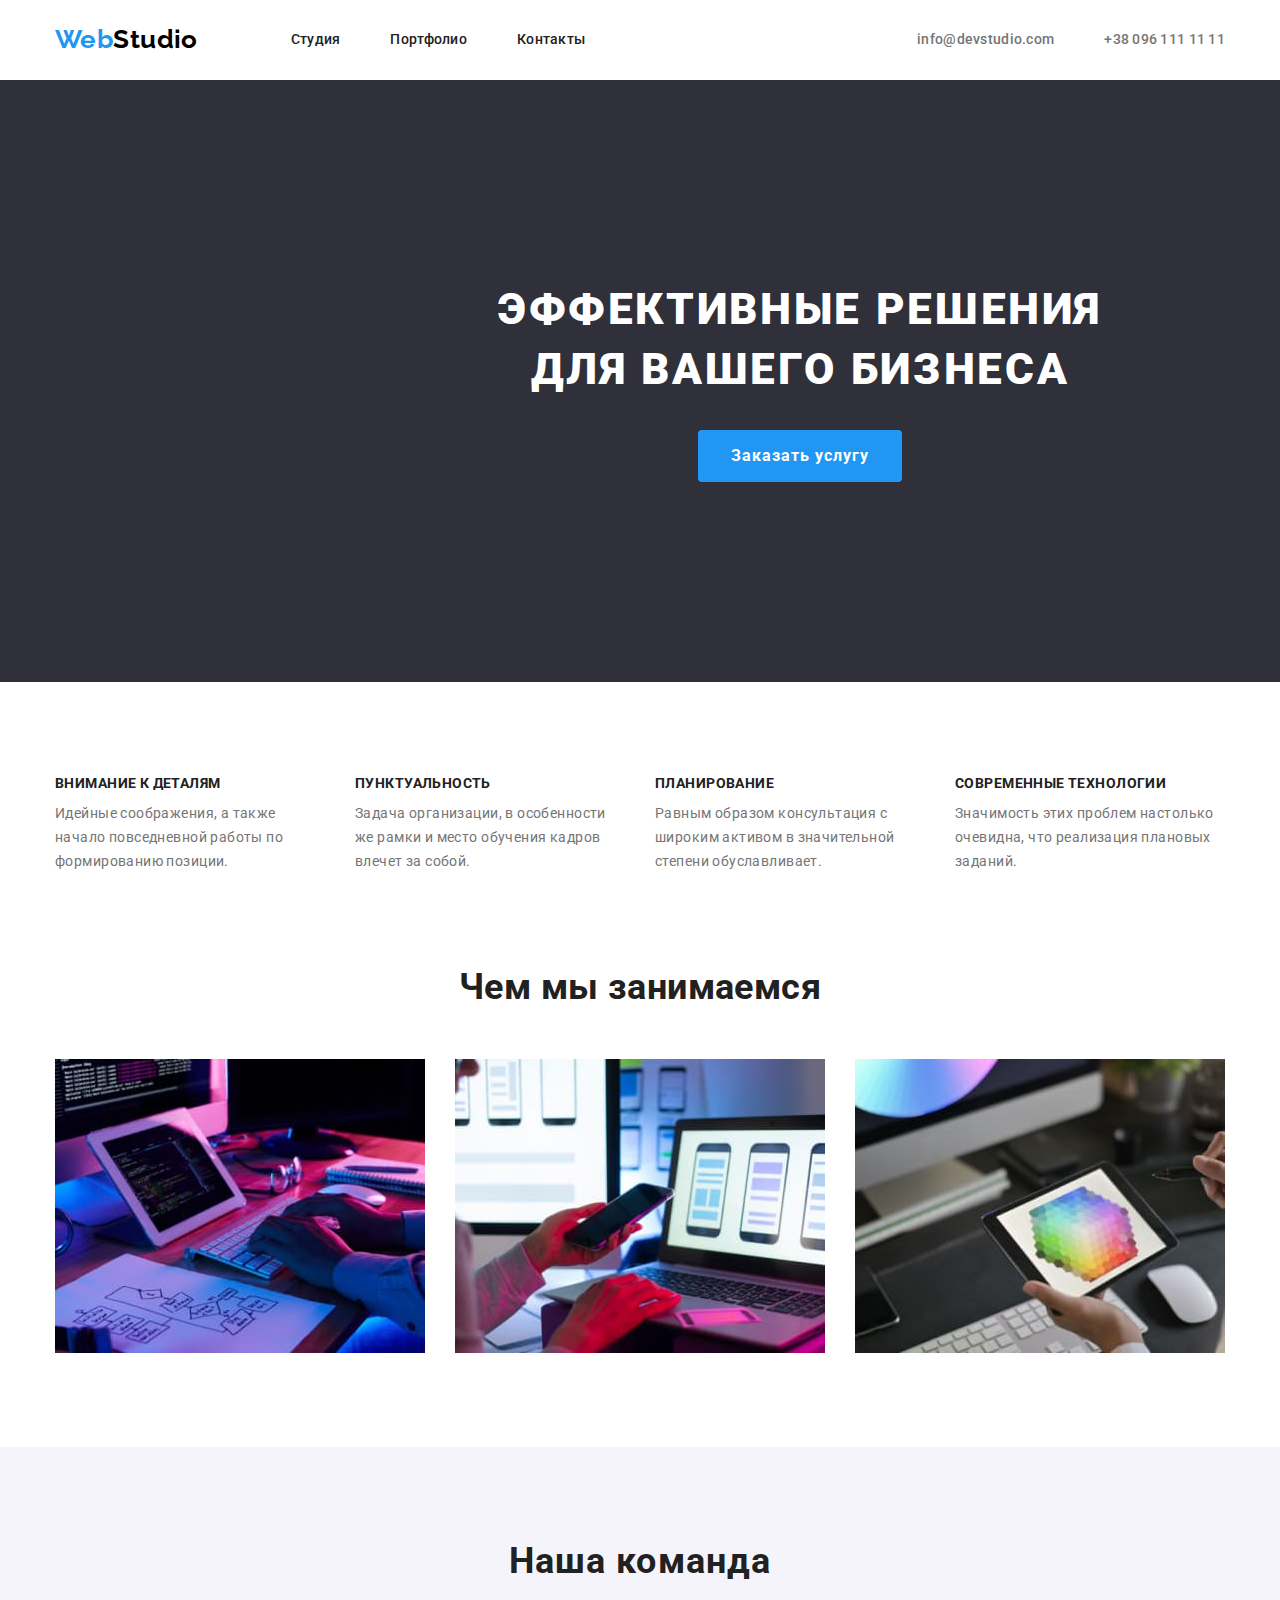
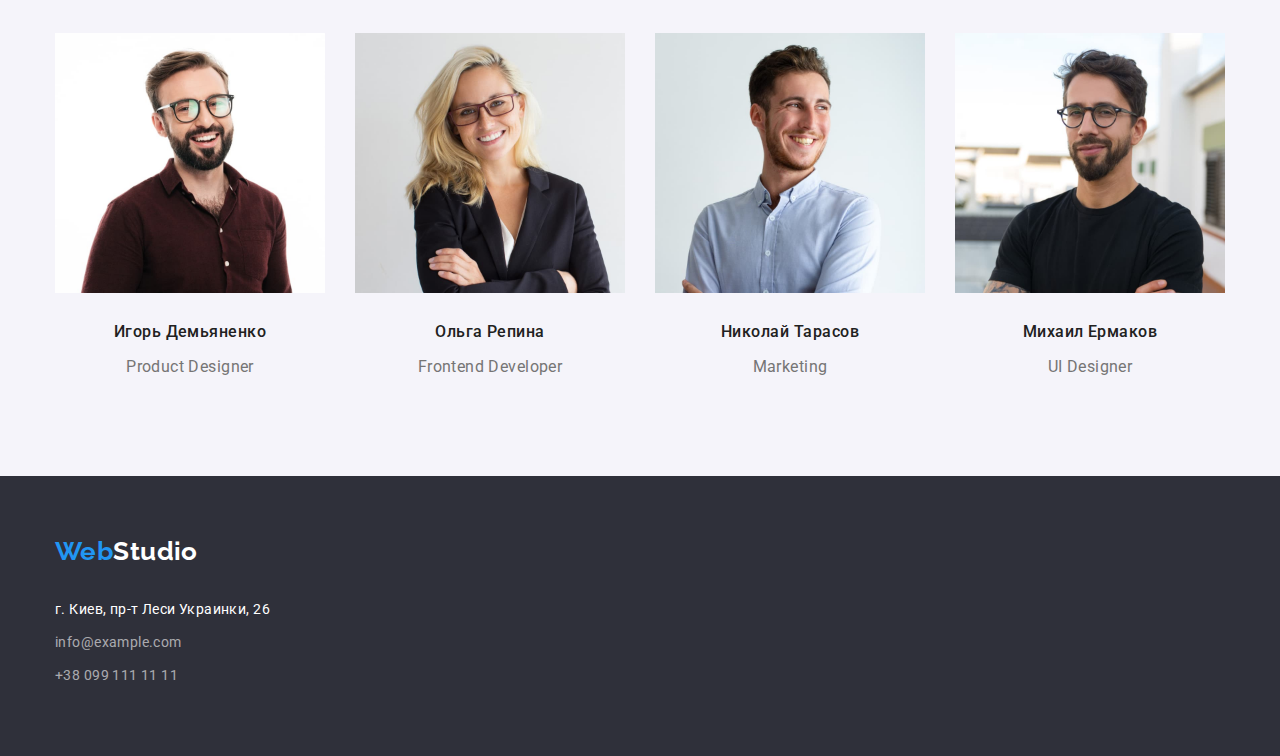
<file: index.html>
<!DOCTYPE html>
<html lang="ru">
  <head>
    <meta charset="UTF-8" />
    <meta http-equiv="X-UA-Compatible" content="IE=edge" />
    <meta name="viewport" content="width=device-width, initial-scale=1.0" />
    <title>Web Studio</title>
    <link rel="preconnect" href="https://fonts.googleapis.com" />
    <link rel="preconnect" href="https://fonts.gstatic.com" crossorigin />
    <link
      href="https://fonts.googleapis.com/css2?family=Raleway:wght@700&family=Roboto:wght@400;500;700;900&display=swap"
      rel="stylesheet"
    />
    <link
      rel="stylesheet"
      href="https://cdnjs.cloudflare.com/ajax/libs/modern-normalize/1.1.0/modern-normalize.min.css"
    />
    <link rel="stylesheet" href="./css/style.css" />
  </head>
  <body>
    <header class="header container">
      <nav class="nav-link">
        <a href="index.html" class="logo">
          <span class="logo-word">Web</span>Studio</a
        >

        <ul class="list">
          <li class="item"><a href="index.html" class="link">Студия</a></li>
          <li class="item">
            <a href="portfolio.html" class="link">Портфолио</a>
          </li>
          <li class="item"><a href="" class="link">Контакты</a></li>
        </ul>
      </nav>

      <ul class="contact">
        <li>
          <a href="mailto:info@devstudio.com" class="link"
            >info@devstudio.com</a
          >
        </li>
        <li><a href="tel:+380961111111" class="link">+38 096 111 11 11</a></li>
      </ul>
    </header>
    <main>
      <section class="hero">
        <h1 class="hero-title">
          Эффективные решения <br />
          для вашего бизнеса
        </h1>
        <button type="button" class="button">Заказать услугу</button>
      </section>

      <section class="peculiarties">
        <div class="container">
          <h2 class="title-peculiarties">Особенности</h2>
          <ul class="peculiarties-list">
            <li class="item">
              <h3 class="title">Внимание к деталям</h3>
              <p class="text">
                Идейные соображения, а также начало повседневной работы по
                формированию позиции.
              </p>
            </li>

            <li class="item">
              <h3 class="title">Пунктуальность</h3>
              <p class="text">
                Задача организации, в особенности же рамки и место обучения
                кадров влечет за собой.
              </p>
            </li>

            <li class="item">
              <h3 class="title">Планирование</h3>
              <p class="text">
                Равным образом консультация с широким активом в значительной
                степени обуславливает.
              </p>
            </li>

            <li class="item">
              <h3 class="title">Современные технологии</h3>
              <p class="text">
                Значимость этих проблем настолько очевидна, что реализация
                плановых заданий.
              </p>
            </li>
          </ul>
        </div>
      </section>
      <section class="work-examples">
        <div class="container">
          <h2 class="work-title">Чем мы занимаемся</h2>
          <ul class="work">
            <li class="item">
              <img
                class="work-img"
                src="./imige/img.jpg"
                width="370"
                alt="руки на клавиатуре и планшет"
              />
            </li>
            <li class="item">
              <img
                class="work-img"
                src="./imige/img(1).jpg"
                alt="женская зука на клавиатуре"
              />
            </li>
            <li class="item">
              <img
                class="work-img"
                src="./imige/palitra.jpg"
                alt="в женской руке планшет с палитрой на экране"
              />
            </li>
          </ul>
        </div>
      </section>

      <section class="comand">
        <div class="container">
          <h2 class="comand-title">Наша команда</h2>
          <ul class="comand-list">
            <li class="item">
              <img
                class="comand-img"
                src="./imige/people(1).jpg"
                width="270"
                alt="сотрудник Product Designer"
              />
              <div>
                <h3 class="title">Игорь Демьяненко</h3>
                <p class="text">Product Designer</p>
              </div>
            </li>

            <li class="item">
              <img
                class="comand-img"
                src="./imige/people(2).jpg"
                width="270"
                alt="сотрудник Frontend Developer"
              />
              <div>
                <h3 class="title">Ольга Репина</h3>
                <p class="text">Frontend Developer</p>
              </div>
            </li>

            <li class="item">
              <img
                class="comand-img"
                src="./imige/people(3).jpg"
                width="270"
                alt="сотрудник Marketing"
              />
              <div>
                <h3 class="title">Николай Тарасов</h3>
                <p class="text">Marketing</p>
              </div>
            </li>
            <li class="item">
              <img
                class="comand-img"
                src="./imige/people(4).jpg"
                width="270"
                alt="сотрудник UI Designer"
              />
              <div>
                <h3 class="title">Михаил Ермаков</h3>
                <p class="text">UI Designer</p>
              </div>
            </li>
          </ul>
        </div>
      </section>
    </main>
    <footer class="footer">
      <div class="container">
        <div class="logo-footer">
          <a href="index.html" class="logo">
            <span class="logo-word">Web</span>Studio</a
          >
        </div>
        <address>
          <ul class="address-list">
            <li class="item">
              <a
                href="https://www.google.com/maps/place/%D0%B1%D1%83%D0%BB.+%D0%9B%D0%B5%D1%81%D0%B8+%D0%A3%D0%BA%D1%80%D0%B0%D0%B8%D0%BD%D0%BA%D0%B8,+26,+%D0%9A%D0%B8%D0%B5%D0%B2,+02000/@50.4262118,30.5360923,17.5z/data=!4m5!3m4!1s0x40d4cf0e033ecbe9:0x57a4dffefec77da0!8m2!3d50.4265807!4d30.5383858"
                target="_blanc"
                class="link"
                ><span class="address">
                  г. Киев, пр-т Леси Украинки, 26</span
                ></a
              >
            </li>
            <li class="item">
              <a href="mailto:info@example.com" class="link"
                >info@example.com</a
              >
            </li>
            <li class="item">
              <a href="tel:+380991111111" class="link">+38 099 111 11 11</a>
            </li>
          </ul>
        </address>
      </div>
    </footer>
  </body>
</html>
</file>
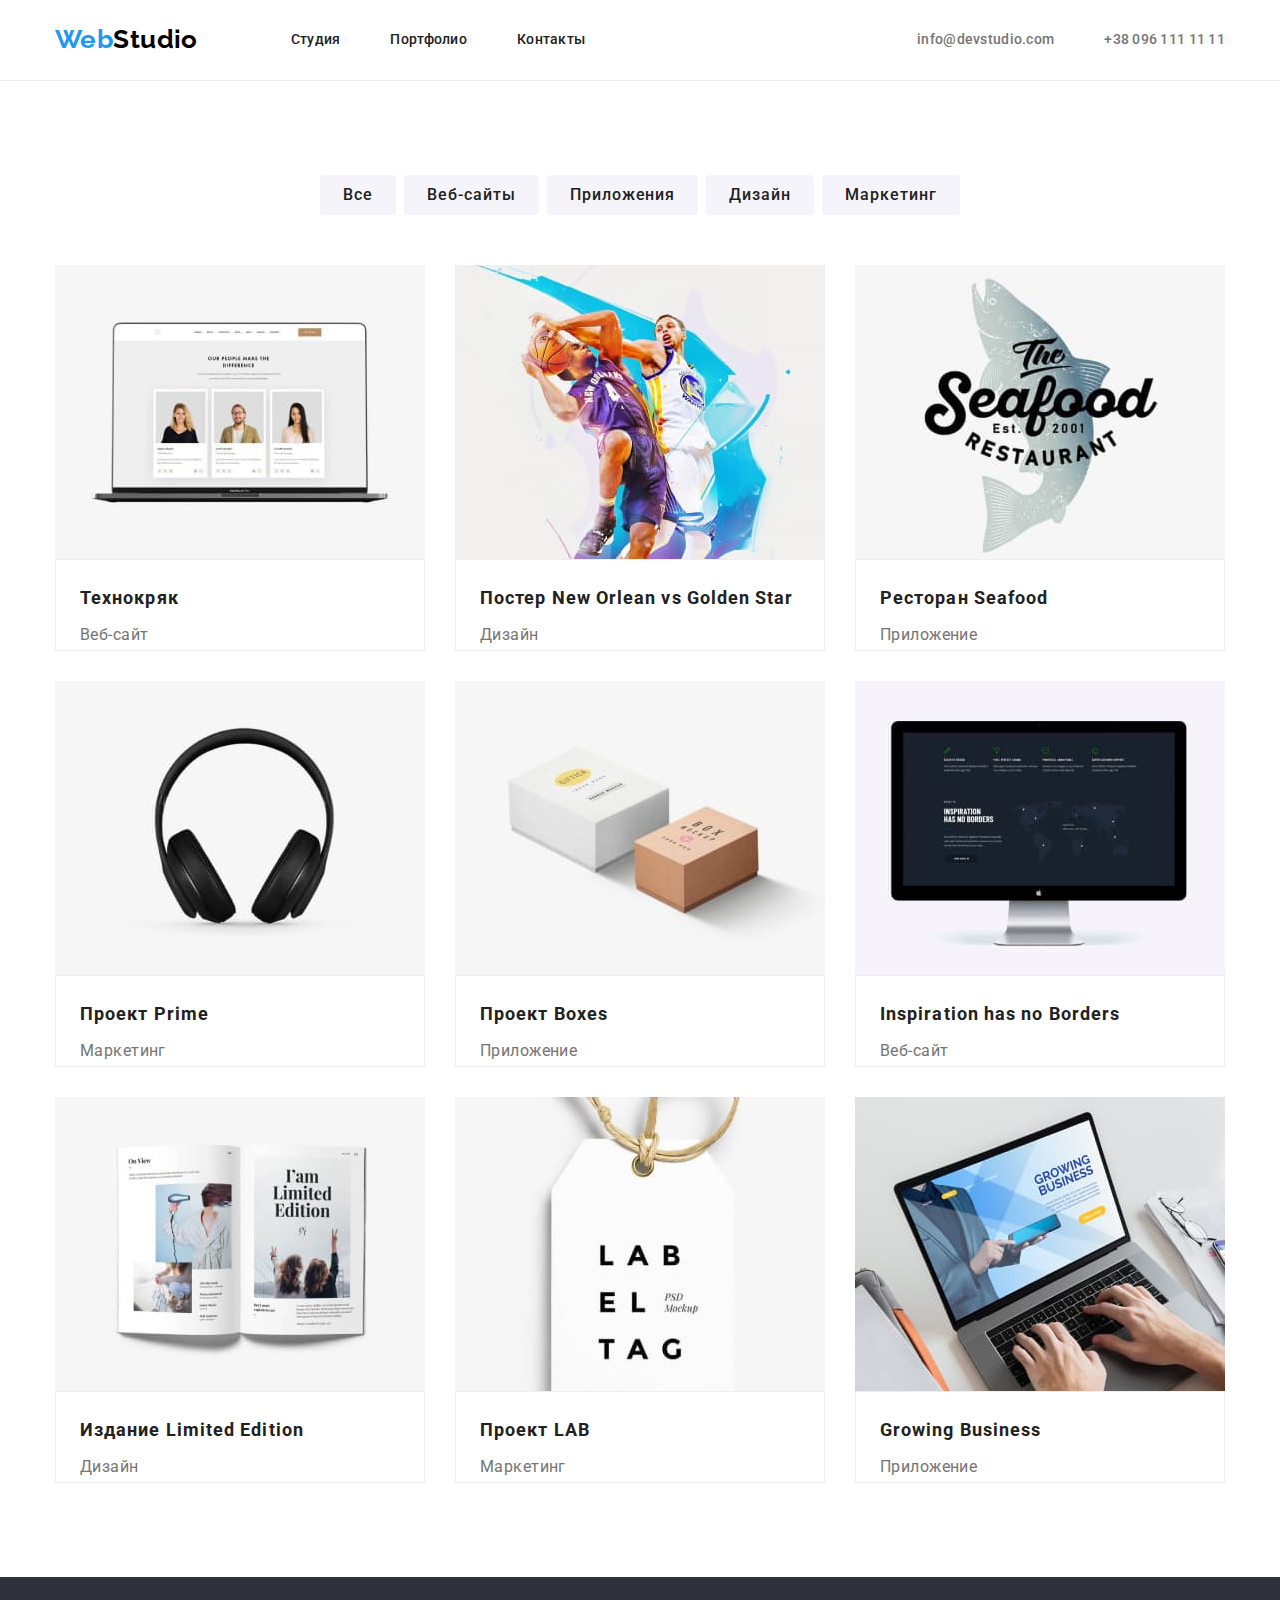
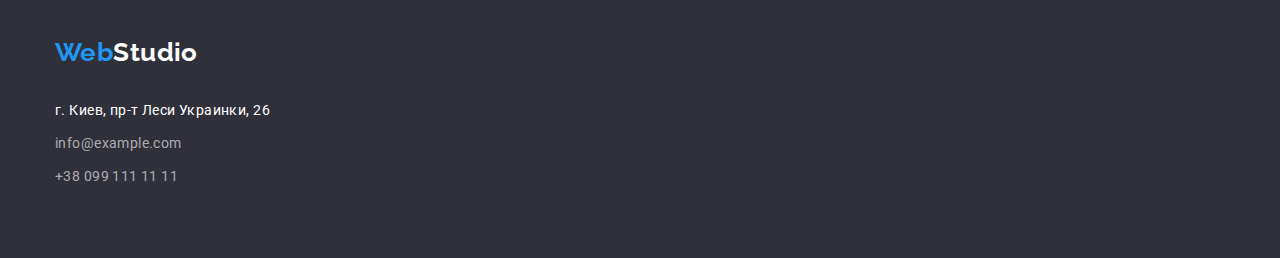
<file: portfolio.html>
<!DOCTYPE html>
<html lang="ru">
  <head>
    <meta charset="UTF-8" />
    <meta http-equiv="X-UA-Compatible" content="IE=edge" />
    <meta name="viewport" content="width=device-width, initial-scale=1.0" />
    <title>portfolio</title>
    <link rel="preconnect" href="https://fonts.googleapis.com" />
    <link rel="preconnect" href="https://fonts.gstatic.com" crossorigin />
    <link
      href="https://fonts.googleapis.com/css2?family=Raleway:wght@700&family=Roboto:wght@400;500;700;900&display=swap"
      rel="stylesheet"
    />
    <link
      rel="stylesheet"
      href="https://cdnjs.cloudflare.com/ajax/libs/modern-normalize/1.1.0/modern-normalize.min.css"
    />
    <link rel="stylesheet" href="./css/style.css" />
  </head>

  <body>
    <header class="header-portpholio">
      <div class="container header">
        <nav class="nav-link">
          <a href="index.html" class="logo">
            <span class="logo-word">Web</span>Studio</a
          >
  
          <ul class="list">
            <li class="item"><a href="index.html" class="link">Студия</a></li>
            <li class="item">
              <a href="portfolio.html" class="link">Портфолио</a>
            </li>
            <li class="item"><a href="" class="link">Контакты</a></li>
          </ul>
        </nav>
  
        <ul class="contact">
          <li>
            <a href="mailto:info@devstudio.com" class="link"
              >info@devstudio.com</a
            >
          </li>
          <li><a href="tel:+380961111111" class="link">+38 096 111 11 11</a></li>
        </ul>
      </div>
    </header>
    <main>
      <section class="portpholio">
        <div class="container">
          <h1 class="portpholio-title">Наши проекты</h1>
          <ul class="project">
            <li class="item">
              <button type="button" class="button">Все</button>
            </li>
            <li class="item">
              <button type="button" class="button">Веб-сайты</button>
            </li>
            <li class="item">
              <button type="button" class="button">Приложения</button>
            </li>
            <li class="item">
              <button type="button" class="button">Дизайн</button>
            </li>
            <li class="item">
              <button type="button" class="button">Маркетинг</button>
            </li>
          </ul>
        </div>
        <div class="container">
          <ul class="portpholio-list">
            <li class="item">
              <img
                class="portpholio-img"
                src="./imige/potfolioimg(1).jpg"
                width="370"
                alt="профили трёх сотрудников комрании на мониторе"
              />
              <div class="img-bottom">
                <h2 class="title-item">Технокряк</h2>
                <p class="text">Веб-сайт</p>
              </div>
            </li>
            <li class="item">
              <img
                class="portpholio-img"
                src="./imige/potfolioimg(2).jpg"
                width="370"
                alt="два баскетболиста с мячом"
              />
              <div class="img-bottom">
                <h2 class="title-item">Постер New Orlean vs Golden Star</h2>
                <p class="text">Дизайн</p>
              </div>
            </li>
            <li class="item">
              <img
                class="portpholio-img"
                src="./imige/potfolioimg(3).jpg"
                width="370"
                alt="рыба с надписью на ней The Seafod Restaraunt"
              />

              <div class="img-bottom">
                <h2 class="title-item">Ресторан Seafood</h2>
                <p class="text">Приложение</p>
              </div>
            </li>
            <li class="item">
              <img
                class="portpholio-img"
                src="./imige/potfolioimg(4).jpg"
                width="370"
                alt="наушники"
              />
              <div class="img-bottom">
                <h2 class="title-item">Проект Prime</h2>
                <p class="text">Маркетинг</p>
              </div>
            </li>
            <li class="item">
              <img
                class="portpholio-img"
                src="./imige/potfolioimg(5).jpg"
                width="370"
                alt="две картонные коробки"
              />
              <div class="img-bottom">
                <h2 class="title-item">Проект Boxes</h2>
                <p class="text">Приложение</p>
              </div>
            </li>
            <li class="item">
              <img
                class="portpholio-img"
                src="./imige/potfolioimg(6).jpg"
                width="370"
                alt="страница сайта Inspiration has no Borders"
              />
              <div class="img-bottom">
                <h2 class="title-item">Inspiration has no Borders</h2>
                <p class="text">Веб-сайт</p>
              </div>
            </li>
            <li class="item">
              <img
                class="portpholio-img"
                src="./imige/potfolioimg(7).jpg"
                width="370"
                alt="раскрытая книга"
              />
              <div class="img-bottom">
                <h2 class="title-item">Издание Limited Edition</h2>
                <p class="text">Дизайн</p>
              </div>
            </li>
            <li class="item">
              <img
                class="portpholio-img"
                src="./imige/potfolioimg(8).jpg"
                width="370"
                alt="бейдж с надписью LAB EL TEB"
              />
              <div class="img-bottom">
                <h2 class="title-item">Проект LAB</h2>
                <p class="text">Маркетинг</p>
              </div>
            </li>
            <li class="item">
              <img
                class="portpholio-img"
                src="./imige/potfolioimg(9).jpg"
                width="370"
                alt="открытое на net book Приложение Growing Business"
              />
              <div class="img-bottom">
                <h2 class="title-item">Growing Business</h2>
                <p class="text">Приложение</p>
              </div>
            </li>
          </ul>
        </div>
      </section>
    </main>
    <footer class="footer">
      <div class="container">
        <div class="logo-footer">
          <a href="index.html" class="logo">
            <span class="logo-word">Web</span>Studio</a
          >
        </div>
        <address>
          <ul class="address-list">
            <li class="item">
              <a
                href="https://www.google.com/maps/place/%D0%B1%D1%83%D0%BB.+%D0%9B%D0%B5%D1%81%D0%B8+%D0%A3%D0%BA%D1%80%D0%B0%D0%B8%D0%BD%D0%BA%D0%B8,+26,+%D0%9A%D0%B8%D0%B5%D0%B2,+02000/@50.4262118,30.5360923,17.5z/data=!4m5!3m4!1s0x40d4cf0e033ecbe9:0x57a4dffefec77da0!8m2!3d50.4265807!4d30.5383858"
                target="_blanc"
                class="link"
                ><span class="address">
                  г. Киев, пр-т Леси Украинки, 26</span
                ></a
              >
            </li>
            <li class="item">
              <a href="mailto:info@example.com" class="link"
                >info@example.com</a
              >
            </li>
            <li class="item">
              <a href="tel:+380991111111" class="link">+38 099 111 11 11</a>
            </li>
          </ul>
        </address>
      </div>
    </footer>
  </body>
</html>
</file>
<file: css/style.css>
:root {
  --primory-text-color: #757575;
  --secondary-text-color: #212121;
  --accent-color: #2196f3;
  --ccolor-withe: #ffffff;
  --logo-color: #000000;
}

html {
  box-sizing: border-box;
}

*,
*::before,
*::after {
  box-sizing: inherit;
}

body {
  background-color: var(--ccolor-withe);
  color: var(--primory-text-color);
  font-family: roboto, sans-serif;
  font-style: normal;
  font-size: 14px;
  line-height: 1.71;
  letter-spacing: 0.03em;
}

ul {
  list-style: none;
  margin: 0px;
  padding: 0px;
}
p,
h1,
h2,
h3,
h4,
h5 h6,
a {
  margin: 0px;
  padding: 0px;
}
.container {
  margin-left: auto;
  margin-right: auto;
  padding-left: 15px;
  padding-right: 15px;
  width: 1200px;
}

.header-portpholio {
  border-bottom: 1px solid rgb(236, 236, 236);
}
.header  {
  display: flex;
}

.header-portpholio .logo {
  margin-right: 93px;
  padding-top: 24px;
  padding-bottom: 25px;

  color: var(--logo-color);
  text-decoration: none;
  font-family: "Raleway";
  font-weight: 700;
  font-size: 26px;
  line-height: 1.19;
}

.header .logo {
  margin-right: 93px;
  padding-top: 24px;
  padding-bottom: 25px;

  color: var(--logo-color);
  text-decoration: none;
  font-family: "Raleway";
  font-weight: 700;
  font-size: 26px;
  line-height: 1.19;
}

.logo-word {
  color: var(--accent-color);
}

.nav-link {
  display: block;
  display: flex;
  align-items: center;
}

.list {
  display: block;
  display: flex;
}

.list .item + .item {
  margin-left: 50px;
}

.list .link {
  padding-top: 32px;
  padding-bottom: 32px;
  color: var(--secondary-text-color);
  text-decoration: none;
  font-weight: 500;
  font-size: 14px;
  line-height: 1, 43;
  letter-spacing: 0.02em;
}

.list .link:hover,
.list .link:focus {
  color: var(--accent-color);
}

.contact {
  display: block;
  display: flex;
  align-items: center;
  margin-left: auto;
}

.contact .link {
  margin-left: 50px;
  padding-top: 32px;
  padding-bottom: 32px;

  color: var(--primory-text-color);
  text-decoration: none;
  font-weight: 500;
  font-size: 14px;
  line-height: 1, 43;
  letter-spacing: 0.02em;
}
.contact .link:hover,
.contact .link:focus {
  color: var(--accent-color);
}

.hero {
  padding-top: 200px;
  padding-bottom: 200px;
  background-color: #2f303a;
  width: 1600px;
  margin-left: auto;
  margin-right: auto;
}

.hero-title {
  margin-top: 0px;
  margin-bottom: 30px;

  color: var(--ccolor-withe);

  font-weight: 900;
  font-size: 44px;
  line-height: 1.36;
  text-align: center;
  letter-spacing: 0.06em;
  text-transform: uppercase;
}

.button {
  margin-left: auto;
  margin-right: auto;
  padding: 10px 32px;
  border-radius: 4px;
  border: 1px solid transparent;

  color: var(--ccolor-withe);
  background-color: var(--accent-color);
  font-family: inherit;
  font-weight: 700;
  font-size: 16px;
  line-height: 1.88;
  display: flex;
  align-items: center;
  text-align: center;
  letter-spacing: 0.06em;
}

.peculiarties {
  padding: 94px 0px;
}

.title-peculiarties {
  position: absolute;
  width: 1px;
  height: 1px;
  margin: -1px;
  border: 0;
  padding: 0;
  white-space: normal;
  clip-path: inset(100%);
  clip: rect(0 0 0 0);
  overflow: hidden;
}

.peculiarties .title {
  margin-top: 0px;
  margin-bottom: 10px;

  color: #212121;
  font-weight: 700;
  font-size: 14px;
  line-height: 1.14;
  letter-spacing: 0.03em;
  text-transform: uppercase;
}

.peculiarties-list {
  display: block;
  display: flex;
  padding-left: 0px;
  margin-top: 0px;
}

.peculiarties .text {
  font-size: 14px;
  line-height: 1.71;
  margin-top: 0px;
  margin-bottom: 0px;
}

.peculiarties .item {
  width: 270px;
  margin-right: 30px;
}

.peculiarties .item:nth-child(4n) {
  margin-right: 0px;
}

.work-examples {
  padding-bottom: 94px;
}

.work-title {
  margin-top: 0px;
  margin-bottom: 50px;

  color: var(--secondary-text-color);
  font-weight: 700;
  font-size: 36px;
  line-height: 1.16;
  text-align: center;
}

.work {
  display: block;
  display: flex;
  margin-top: 0px;
  padding: 0px 0px;
}

.work .item {
  margin-right: 30px;
}

.work-img {
  display: block;
  width: 370px;
}

.work .item:nth-child(3n) {
  margin-right: 0px;
}

.comand-title {
  margin-top: 0px;
  margin-bottom: 50px;
  font-weight: 700;
  font-size: 36px;
  line-height: 1.16;
  text-align: center;
  letter-spacing: 0.03em;
  color: var(--secondary-text-color);
}

.comand {
  padding: 94px 0px;
}

.comand-list {
  display: block;
  display: flex;
  padding: 0px 0px 0px 0px;
}

.comand-list .item .title {
  color: var(--secondary-text-color);
  font-weight: 500;
  font-size: 16px;
  line-height: 1.17;
  text-align: center;
  letter-spacing: 0.03em;
}

.comand-img {
  display: block;
  width: 270px;
}

.comand-list .item {
  margin-right: 30px;
}

.comand-list .item:nth-child(4n) {
  margin-right: 0px;
}

.comand-list .title {
  padding-top: 30px;
}

.comand-list .text {
  margin-top: 0px;
  margin-bottom: 0px;
  padding-top: 10px;
  text-align: center;
}

.comand {
  background-color: #f5f4fa;
}

.footer {
  background-color: #2f303a;
  padding: 60px 0px;
}

.footer .logo {
  color: var(--ccolor-withe);
  text-decoration: none;
  font-family: "Raleway";
  font-weight: 700;
  font-size: 26px;
  line-height: 1.19;
}

.logo-footer {
  margin-bottom: 30px;
}

.address {
  color: var(--ccolor-withe);
}
.address-list {
  margin-top: 0px;
  margin-bottom: 0px0;
  padding: 0px 0px 0px 0px;
}

.address-list .item {
  margin-bottom: 9px;
}

.address:hover,
.address:focus {
  color: var(--accent-color);
}

.address-list .link {
  color: rgba(255, 255, 255, 0.6);
  text-decoration: none;
  font-family: "Roboto";
  font-style: normal;
  font-weight: 400;
  font-size: 14px;
  line-height: 1.71;
  letter-spacing: 0.03em;
}
.address-list .link:hover,
.address-list .link:focus {
  color: var(--accent-color);
}

.portpholio-title {
  position: absolute;
  width: 1px;
  height: 1px;
  margin: -1px;
  border: 0;
  padding: 0;
  white-space: normal;
  clip-path: inset(100%);
  clip: rect(0 0 0 0);
  overflow: hidden;
}

.portpholio {
  padding: 94px 0px;
}

.project {
  display: block;
  display: flex;
  margin-top: 0px;
  padding-left: 0px;
  padding-bottom: 50px;
  justify-content: center;
}

.project .item {
  margin-bottom: 0px;
}

.project .item + .item {
  margin-left: 8px;
}

.project .button {
  padding: 6px 22px;
  border-radius: 4px;
  border: 1px solid transparent;
  margin-bottom: 0px;

  font-family: inherit;
  color: var(--secondary-text-color);
  background-color: #f5f4fa;
  font-family: inherit;
  font-weight: 500;
  font-size: 16px;
  line-height: 1.62;
  text-align: center;
}
.project .button:hover,
.project .button:focus {
  color: var(--ccolor-withe);
  background-color: var(--accent-color);
}

.portpholio-list {
  display: flex;
  flex-wrap: wrap;
  margin-top: 0px;
  padding-left: 0px;
}
.portpholio-img {
  display: block;
}
.img-bottom {
  border: 1px solid rgba(238, 238, 238, 1);
}

.portpholio .title-item {
  margin-top: 0px;
  margin-bottom: 0px;
  padding-top: 20px;
  padding-bottom: 4px;
  padding-left: 24px;
}

.portpholio-list .item {
  margin-bottom: 30px;
  margin-right: 30px;
  width: 370;
  width: calc(100%-60px) / 3;
}

.portpholio-list .item:nth-child(3n) {
  margin-right: 0px;
}

.portpholio .item:nth-last-child(-n + 3) {
  margin-bottom: 0px;
}

.portpholio .text {
  margin-top: 0px;
  margin-bottom: 0px;
  padding-left: 24px;
}

.title-item {
  color: #212121;
  ont-weight: 700;
  font-size: 18px;
  line-height: 2;
  letter-spacing: 0.06em;
}
.text {
  color: #757575;
  font-size: 16px;
  line-height: 1.88;
}
</file>
